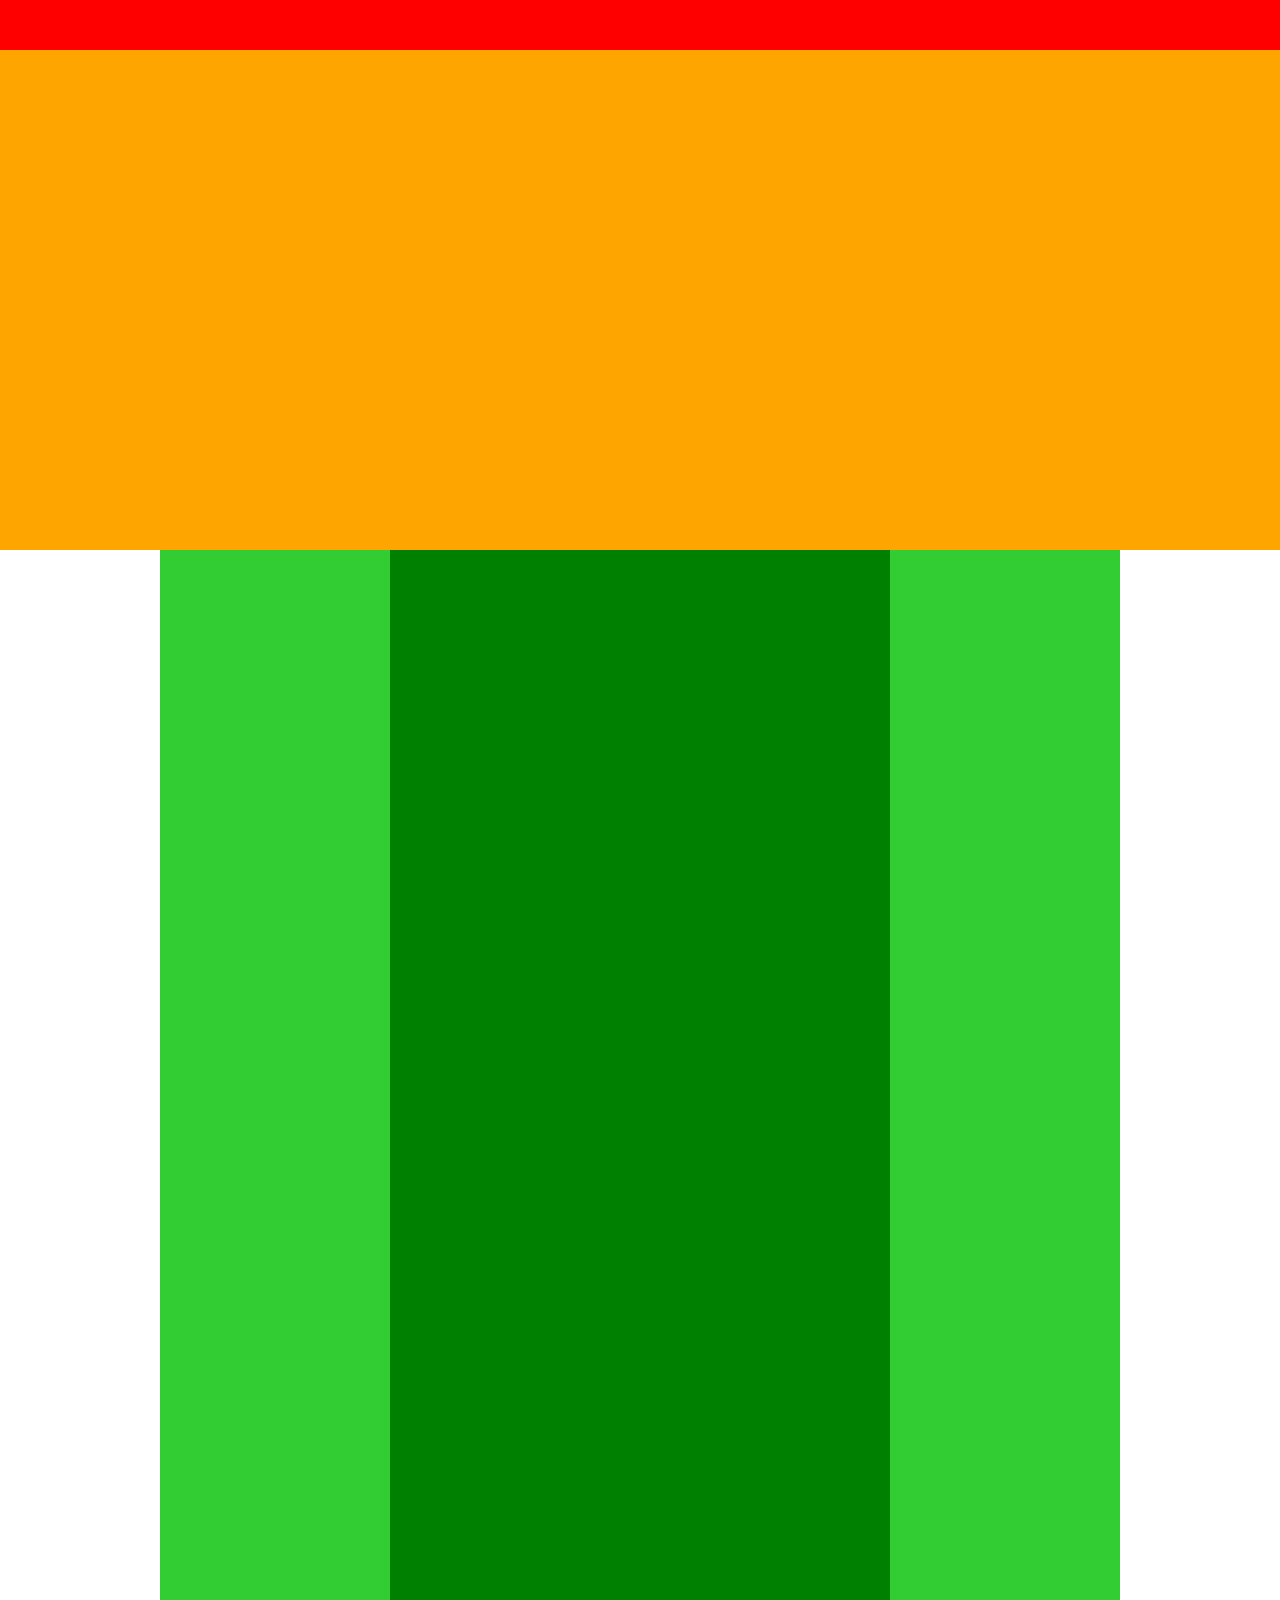
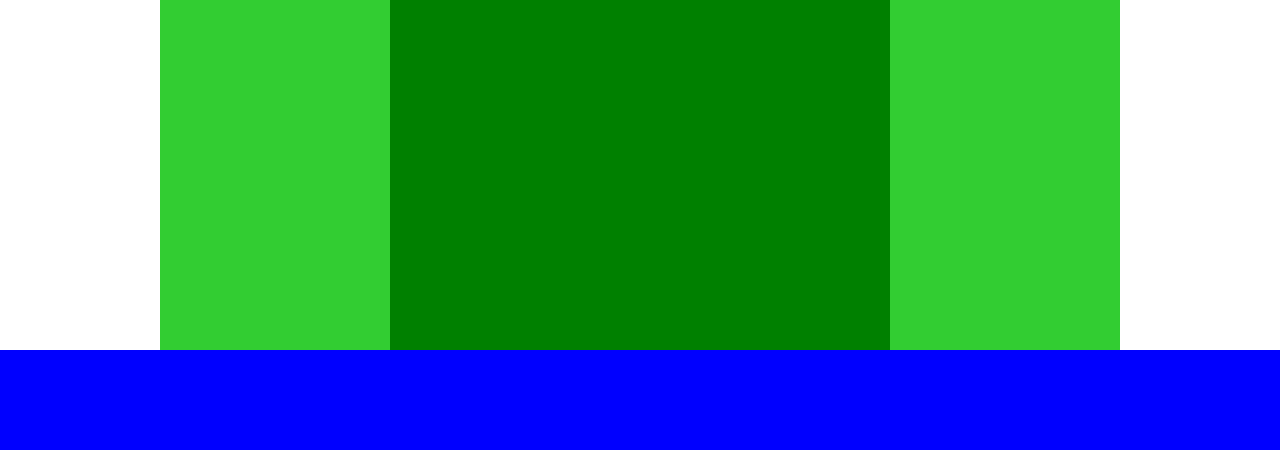
<file: HTML4/index.html>
<!DOCTYPE html>
<html lang="ja">
  <head>
    <meta charset="UTF-8">
    <link rel="stylesheet" href="style.css"/>
    <title>HTML４章演習問題</title>
  </head>
  <body>
    <div>
      <div class="h1"></div>
      <div class="h2"></div>
    </div>
    <div class="M">
      <div class="m-left"></div>
      <div class="m-center"></div>
      <div class="m-right"></div>
    </div>
    <div class="F"></div>
  </body>
</html>
</file>
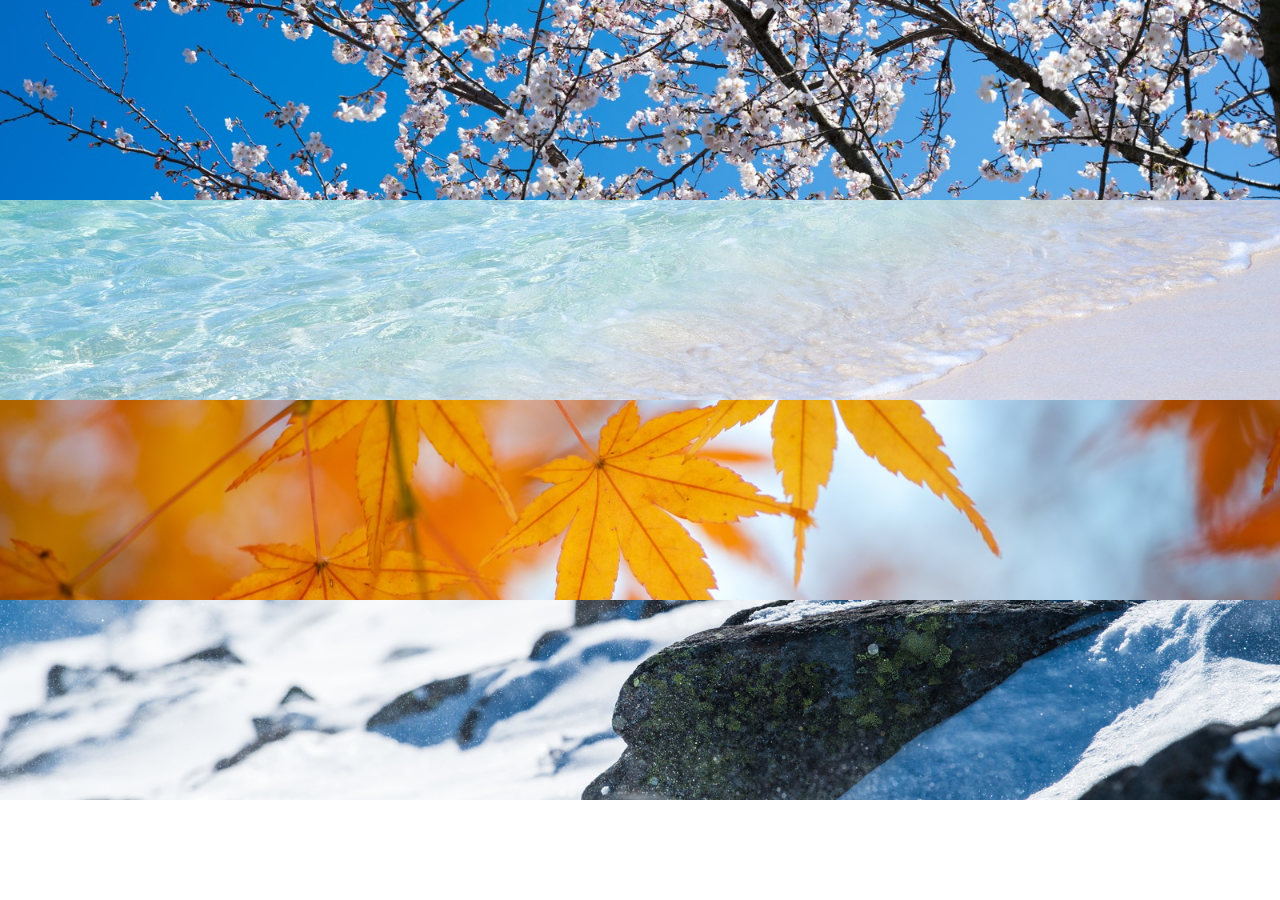
<file: HTML6/index.html>
<!DOCTYPE html>
<html lang="ja">
  <head>
    <meta charset="UTF-8" />
    <link rel="stylesheet" href="style.css" />
    <title>６章演習問題</title>
  </head>
  <body>
    <div class="box1"></div>
    <div class="box2"></div>
    <div class="box3"></div>
    <div class="box4"></div>
  </body>
</html>
</file>
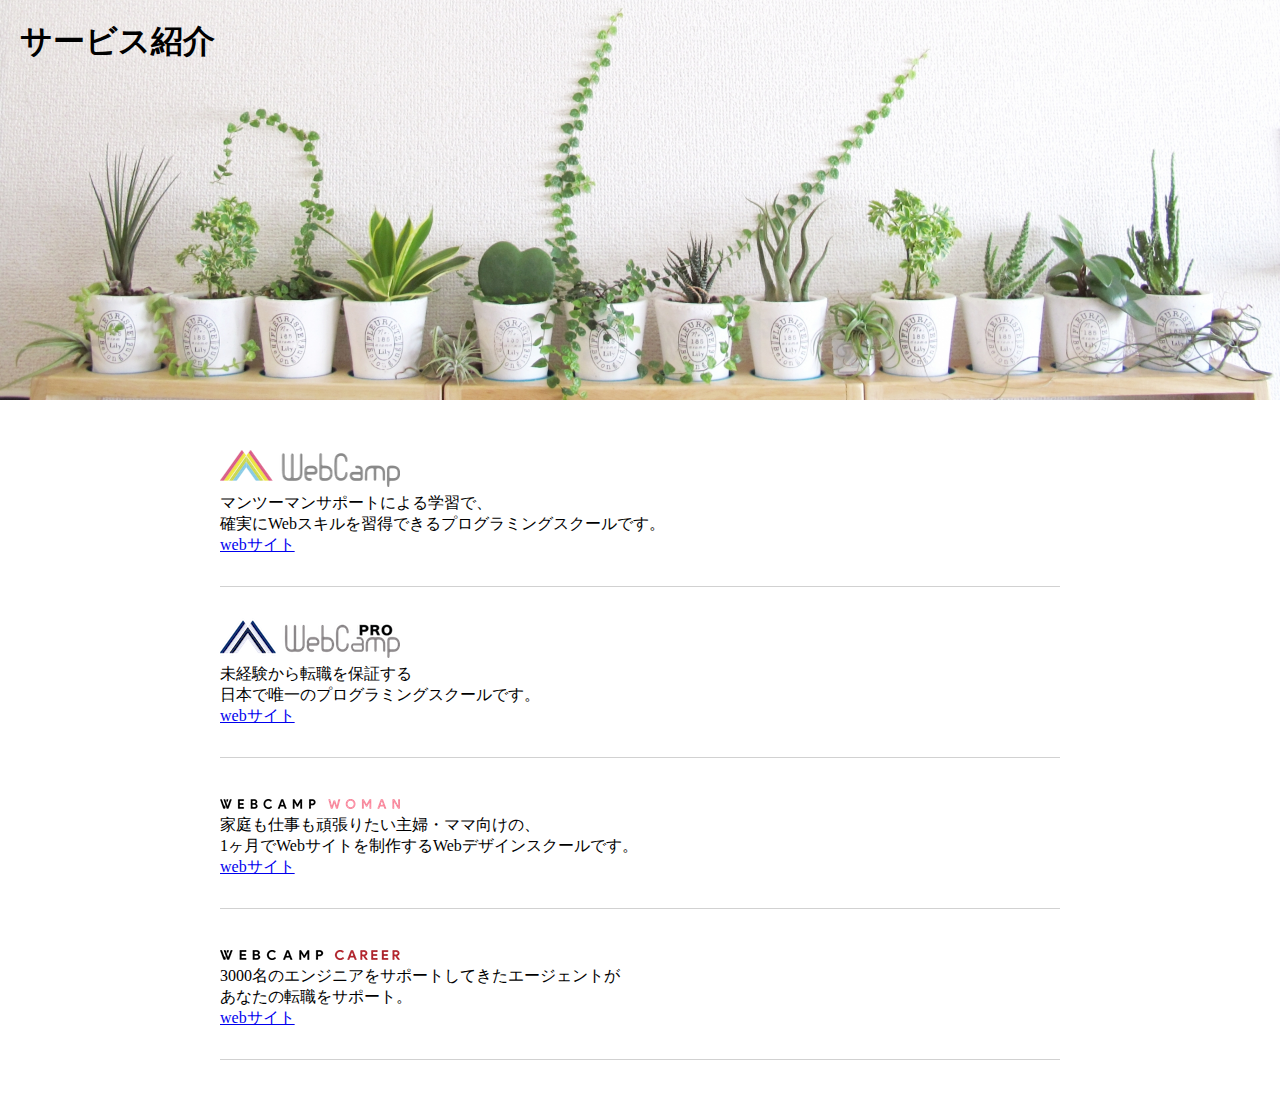
<file: HTML7/index.html>
<!DOCTYPE html>
<html lang="ja">
  <head>
    <meta charset="UTF-8" />
    <link rel="stylesheet" href="style.css" />
    <title>7章演習問題</title>
  </head>
  <body>
    <header>
      <div class="main-visual">
       <h1 class="headline">サービス紹介</h1>
     </div>
    </header>

    <main>
      <section class="box1">
        <h2><img class="boxlogo" src="img/wc-logo.png" /></h2>
        <p>マンツーマンサポートによる学習で、<br />
           確実にWebスキルを習得できるプログラミングスクールです。
        </p>
        <a href="index.html">webサイト</a>
      </section>
      <section class="box2">
        <h2><img class="boxlogo" src="img/wcp-logo.png" /></h2>
        <p>未経験から転職を保証する<br />
           日本で唯一のプログラミングスクールです。
        </p>
        <a href="index.html">webサイト</a>
      </section>
      <section class="box3">
        <h2><img class="boxlogo" src="img/wcw-logo.png" /></h2>
        <p>家庭も仕事も頑張りたい主婦・ママ向けの、<br />
          1ヶ月でWebサイトを制作するWebデザインスクールです。
        </p>
        <a href="index.html">webサイト</a>
      </section>
      <section class="box4">
        <h2><img class="boxlogo" src="img/wcc-logo.png" /></h2>
        <p>3000名のエンジニアをサポートしてきたエージェントが<br />
          あなたの転職をサポート。
        </p>
        <a href="index.html">webサイト</a>
      </section>
    </main>
  </body>
</html>
</file>
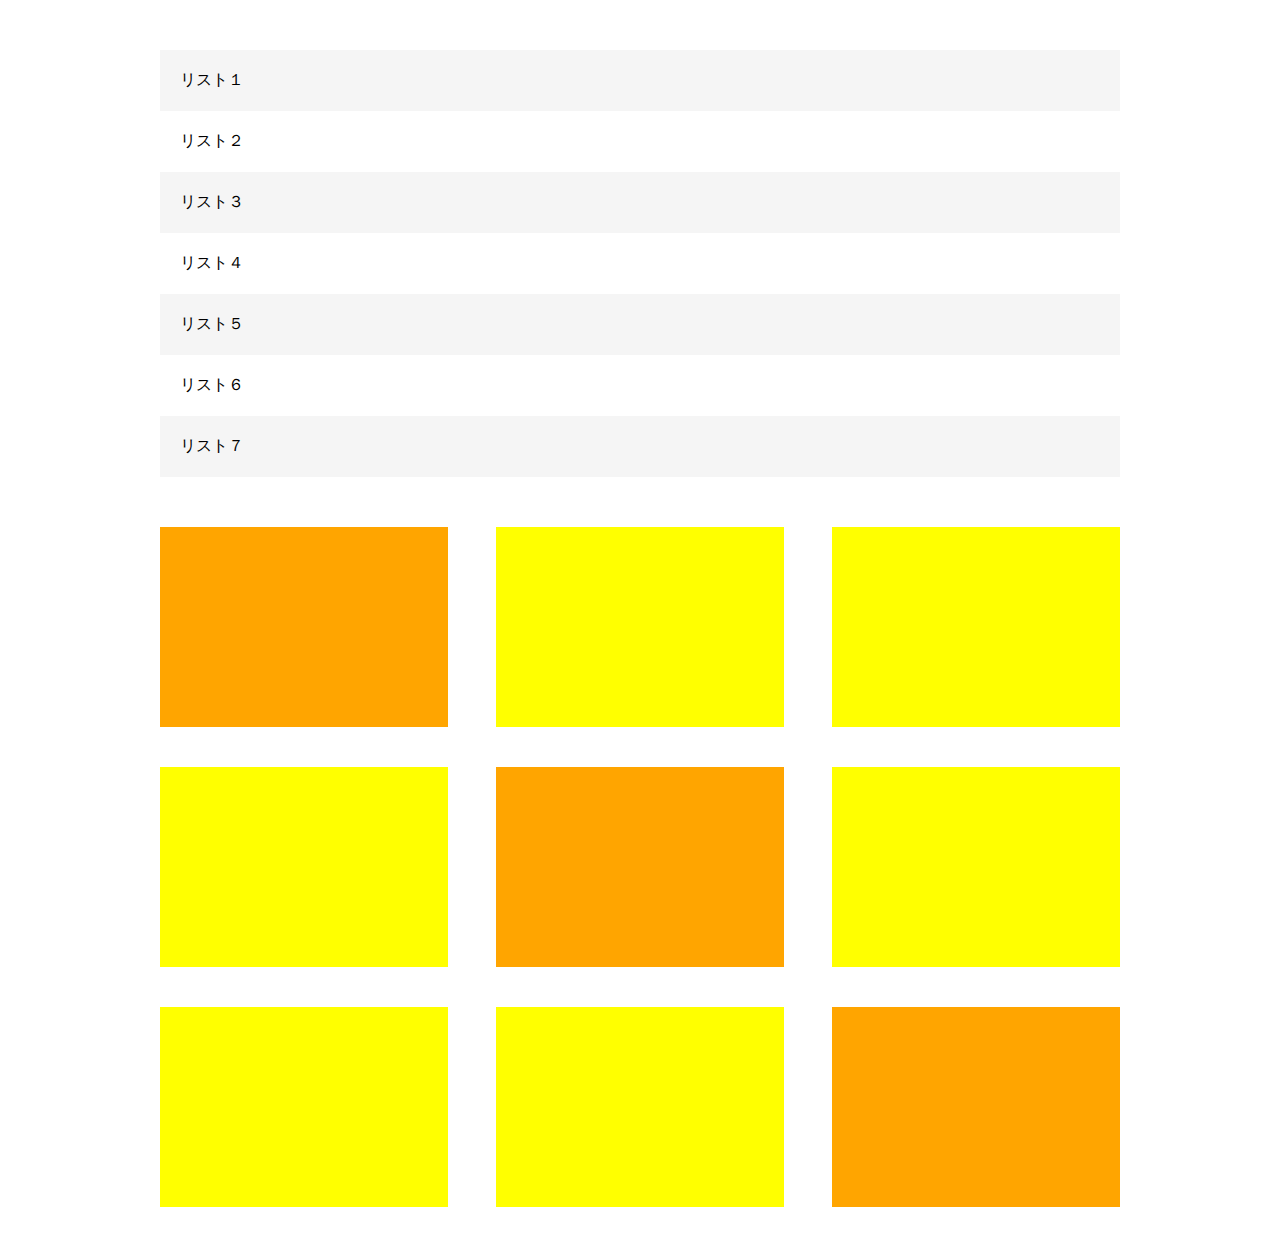
<file: HTML8/index.html>
<!DOCTYPE html>
<html lang="ja">
  <head>
    <meta charset="UTF-8" />
    <link rel="stylesheet" href="style.css" />
    <title>８章演習問題</title>
  </head>

  <body>
    <main>
     <ul class="list-box">
       <li class="list-item">リスト１</li>
       <li class="list-item">リスト２</li>
       <li class="list-item">リスト３</li>
       <li class="list-item">リスト４</li>
       <li class="list-item">リスト５</li>
       <li class="list-item">リスト６</li>
       <li class="list-item">リスト７</li>
     </ul>

     <div class="color-box">
       <div class="color-item"></div>
       <div class="color-item"></div>
       <div class="color-item"></div>
       <div class="color-item"></div>
       <div class="color-item"></div>
       <div class="color-item"></div>
       <div class="color-item"></div>
       <div class="color-item"></div>
       <div class="color-item"></div>
     </div>
    </main>
  </body>
</html>
</file>
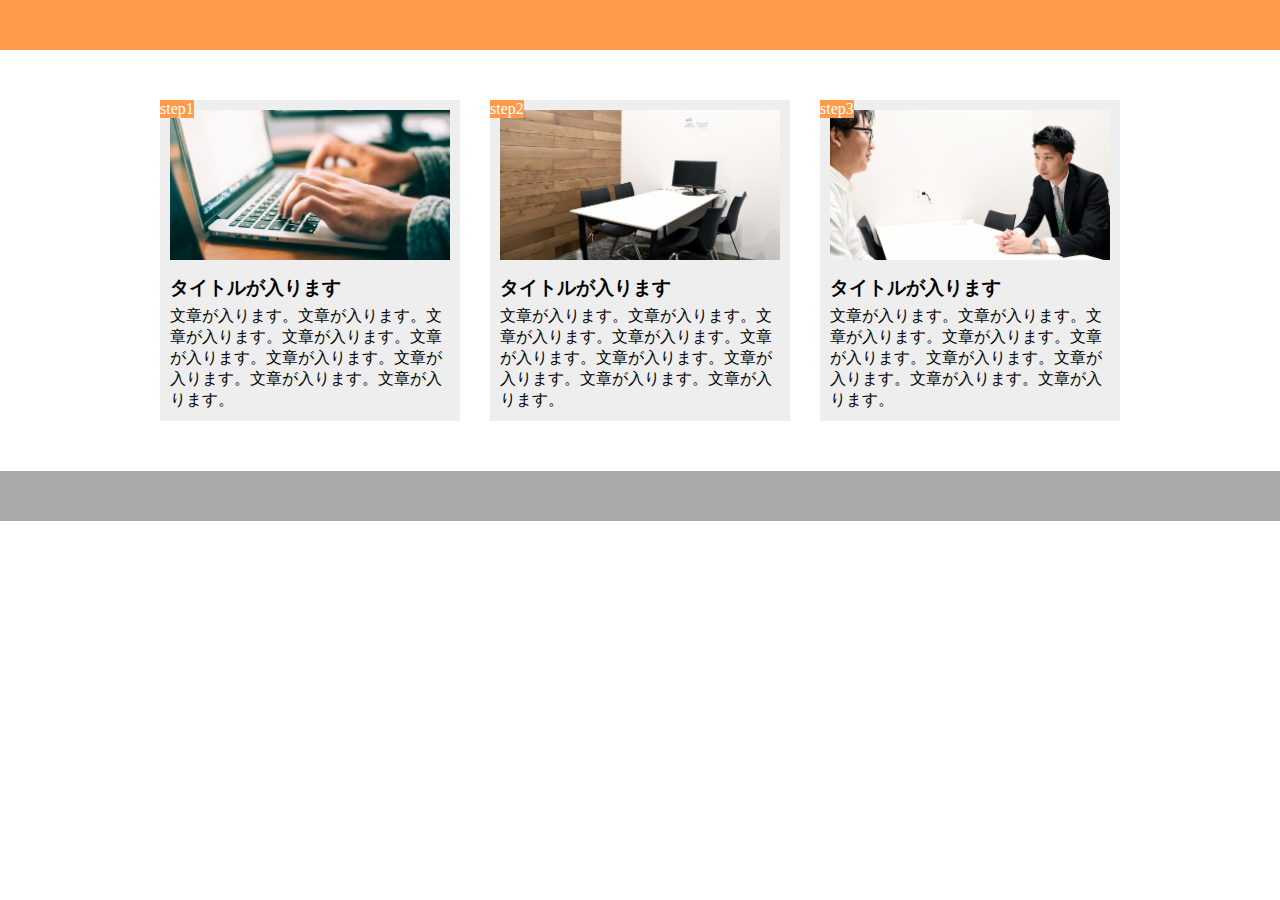
<file: HTML9/index.html>
<!DOCTYPE html>
<html lang="ja">
  <head>
    <meta charset="UTF-8" />
    <link rel="stylesheet" href="style.css" />
    <title>９章演習問題</title>
  </head>

  <body>
    <header></header>
    <main>
       <div class="item-box">
        <span class="step">step1</span>
        <div class="image1"></div>
        <h3 class="step-title">タイトルが入ります</h3>          <p class="text">文章が入ります。文章が入ります。文章が入ります。文章が入ります。文章が入ります。文章が入ります。文章が入ります。文章が入ります。文章が入ります。</p>
      </div>
      <div class="item-box">
        <span class="step">step2</span>
        <div class="image2"></div>
        <h3 class="step-title">タイトルが入ります</h3>
        <p class="text">文章が入ります。文章が入ります。文章が入ります。文章が入ります。文章が入ります。文章が入ります。文章が入ります。文章が入ります。文章が入ります。</p>
      </div>
      <div class="item-box">
        <span class="step">step3</span>
        <div class="image3"></div>
        <h3 class="step-title">タイトルが入ります</h3>
        <p class="text">文章が入ります。文章が入ります。文章が入ります。文章が入ります。文章が入ります。文章が入ります。文章が入ります。文章が入ります。文章が入ります。</p>
      </div>
   </main>
   <footer></footer>
  </body>
</html>
</file>
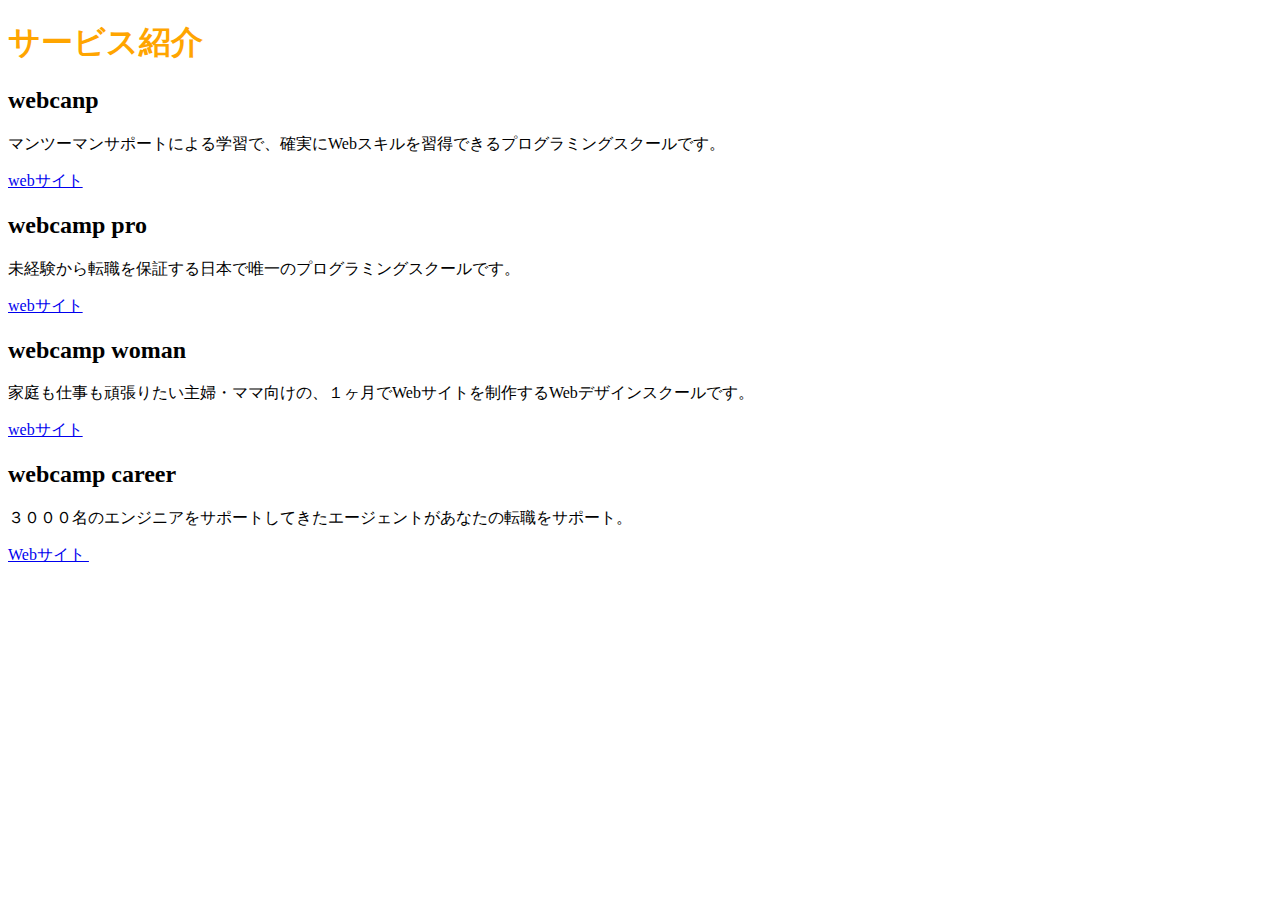
<file: HTML2/plactice.html>
<!DOCTYPE html>
<html lang="ja">
 <head>
  <meta charset="UTF-8" />
  <link rel="stylesheet" href="plactice.css" />
 </head>
 <body>
   <h1>
     サービス紹介
   </h1>
   <h2>
     webcanp
   </h2>
   <p>
      マンツーマンサポートによる学習で、確実にWebスキルを習得できるプログラミングスクールです。
   </p>
   <a href="https://infratop.jp/">
      webサイト
   </a>
   <h2>
      webcamp pro
   </h2>
   <p>
     未経験から転職を保証する日本で唯一のプログラミングスクールです。
   </p>
   <a href="https://web-camp.io/pro/">
    webサイト
   </a>
   <h2>
     webcamp woman
   </h2>
   <p>
     家庭も仕事も頑張りたい主婦・ママ向けの、１ヶ月でWebサイトを制作するWebデザインスクールです。
   </p>
   <a href="https://web-camp.io/skills/">
    webサイト
   </a>
   <h2>
     webcamp career
   </h2>
   <p>
     ３０００名のエンジニアをサポートしてきたエージェントがあなたの転職をサポート。
   </p>
   <a href="https://web-camp.io/commit/">
    Webサイト
   </a>
　</body>
</html>
</file>
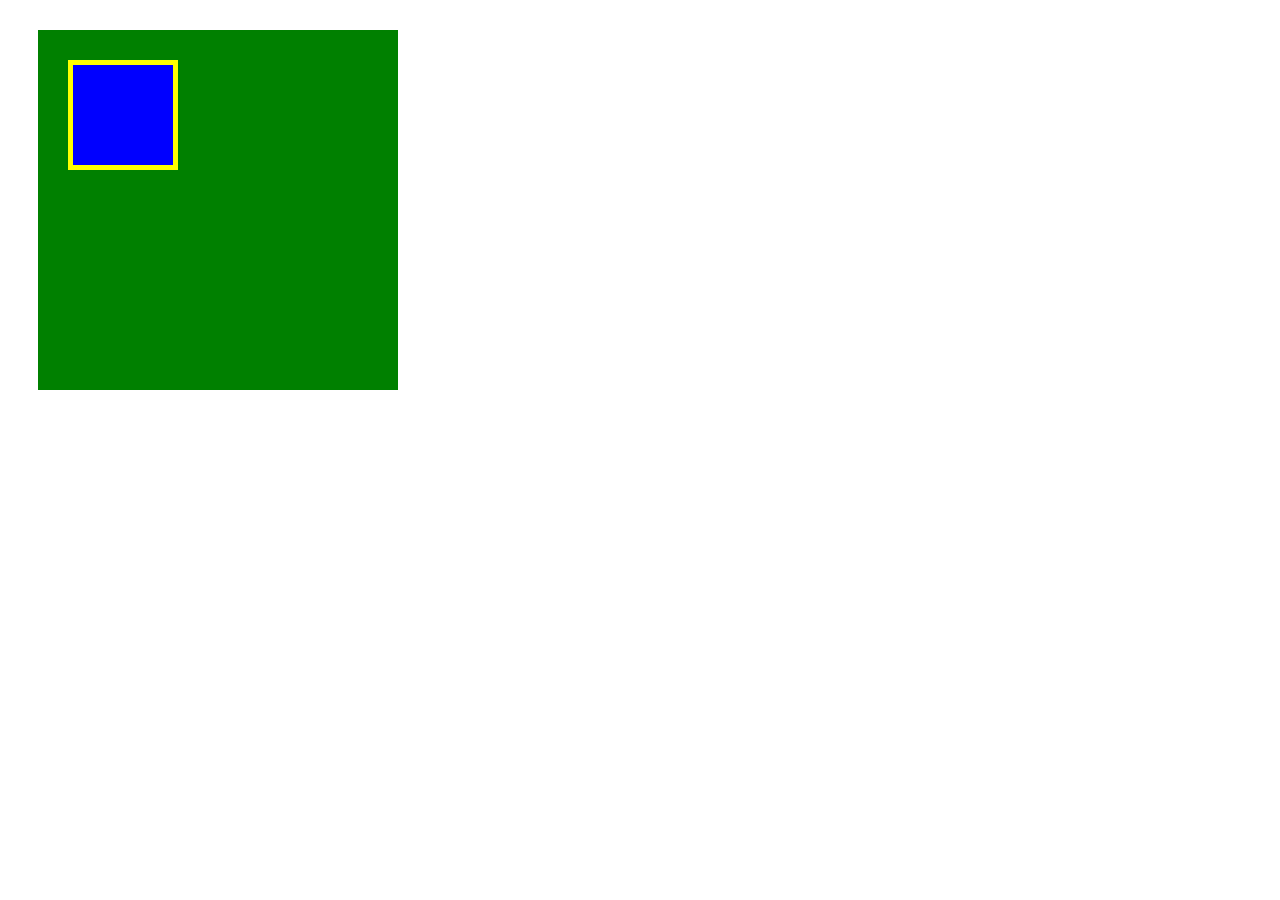
<file: HTML3/box.html>
<!DOCTYPE html>
<html lang="ja">
  <head>
    <meta charset="UTF-8" />
    <!-- CSSファイルの読み込み -->
    <link rel="stylesheet" href="box.css" />
    <title>BOX</title>
  </head>

  <body>
    <!-- box1用のdiv -->
    <div class="box1">
      <div class="box2"></div>
    </div>
  </body>
</html>
</file>
<file: HTML4/style.css>
* {
  margin: 0;
  padding: 0;
  box-sizing: border-box;
}

.h1 {
  width: 100%;
  height: 50px;
  background-color: red;
}

.h2 {
  width: 100%;
  height: 500px;
  background-color: orange;
}

.M {
  width: 960px;
  display: flex;
  justify-content: center;
  margin: 0 auto;
}

.m-left {
  width: 230px;
  height: 1400px;
  background-color: limegreen;
}

.m-center {
  width: 500px;
  height: 1400px;
  background-color: green;
}

.m-right {
  width: 230px;
  height: 1400px;
  background-color: limegreen;
}

.F {
  width: 100%;
  height: 100px;
  background-color: blue;
}
</file>
<file: HTML6/style.css>
* {
  margin: 0;
  padding: 0;
  box-sizing: border-box;
}

.box1 {
  width: 100%;
  height: 200px;
  background-image: url(img/box1.jpg);
  background-position: center;
  background-size: cover;
}

.box2 {
  width: 100%;
  height: 200px;
  background-image: url(img/box2.jpg);
  background-position: center;
  background-size: cover;
}

.box3 {
  width: 100%;
  height: 200px;
  background-image: url(img/box3.jpg);
  background-position: center;
  background-size: cover;
}

.box4 {
  width: 100%;
  height: 200px;
  background-image: url(img/box4.jpg);
  background-position: center;
  background-size: cover;
}
</file>
<file: HTML7/style.css>
* {
  margin: 0;
  padding: 0;
  box-sizing: border-box;
}

.main-visual {
  width: 100%;
  height: 400px;
  background-image: url(img/mv.jpg);
  background-position: bottom;
  background-size: cover;
}

.headline {
  padding: 20px 0 0 20px;
}

main {
  width: 840px;
  margin: 50px auto;
}

.box1 {
  margin-bottom: 30px;
  border-bottom: 1px solid #d1d1d1;
  padding-bottom: 30px;
}

.box2 {
  margin-bottom: 30px;
  border-bottom: 1px solid #d1d1d1;
  padding-bottom: 30px;
}

.box3 {
  margin-bottom: 30px;
  border-bottom: 1px solid #d1d1d1;
  padding-bottom: 30px;
}

.box4 {
  border-bottom: 1px solid #d1d1d1;
  padding-bottom: 30px;
}
</file>
<file: HTML8/style.css>
* {
  margin: 0;
  padding: 0;
  box-sizing: border-box;
}

main {
  margin: 50px auto;
  width: 960px;
}

.list-box {
  margin-bottom: 50px;
}

.list-item {
  list-style: none;
  padding: 20px;
  background-color: white;
}

.list-item:nth-child(odd) {
  background-color: whitesmoke;
}

.color-box {
  display: flex;
  flex-wrap: wrap;
}

.color-item {
  background-color: yellow;
  height: 200px;
  width: 30%;
  margin-right: 5%;
  margin-bottom: 40px;
}

.color-item:nth-child(1),
.color-item:nth-child(5),
.color-item:nth-child(9) {
  background-color: orange;
}

.color-item:nth-child(3),
.color-item:nth-child(6),
.color-item:nth-child(9) {
  margin-right: 0;
}

.color-item:nth-child(7),
.color-item:nth-child(8),
.color-item:nth-child(9) {
  margin-bottom: 0;
}
</file>
<file: HTML9/style.css>
* {
  margin: 0;
  padding: 0;
  box-sizing: border-box;
}

header {
  background-color: #ff9a4b;
  height: 50px;
}

main {
  width: 960px;
  margin: 50px auto;
  display: flex;
}

.item-box {
  width: 300px;
  margin-right: 30px;
  padding: 10px;
  background-color: #eeeeee;
  position: relative;
}

.item-box:nth-child(3) {
  margin-right: 0;
}

.step {
  position: absolute;
  top: 0;
  left: 0;
  background-color: #ff9a4b;
  color: #ffffff;
}

.image1 {
  background-image: url(img/flow01.png);
  background-position: bottom;
  background-size: cover;
  height: 150px;
}

.image2 {
  background-image: url(img/flow02.png);
  background-position: bottom;
  background-size: cover;
  height: 150px;
}

.image3 {
  background-image: url(img/flow03.png);
  background-position: bottom;
  background-size: cover;
  height: 150px;
}

.step-title {
  margin: 15px 0 5px 0;
}

footer {
  height: 50px;
  background-color: #aaaaaa;
}
</file>
<file: HTML2/plactice.css>
h1 {
  color: orange;
}
</file>
<file: HTML3/box.css>
.box1 {
  width: 300px;
  height: 300px;
  background-color: green;
  margin: 30px;
  padding: 30px;
}
.box2 {
  width: 100px;
  height: 100px;
  background-color: blue;
  border: 5px solid yellow;
}
</file>
